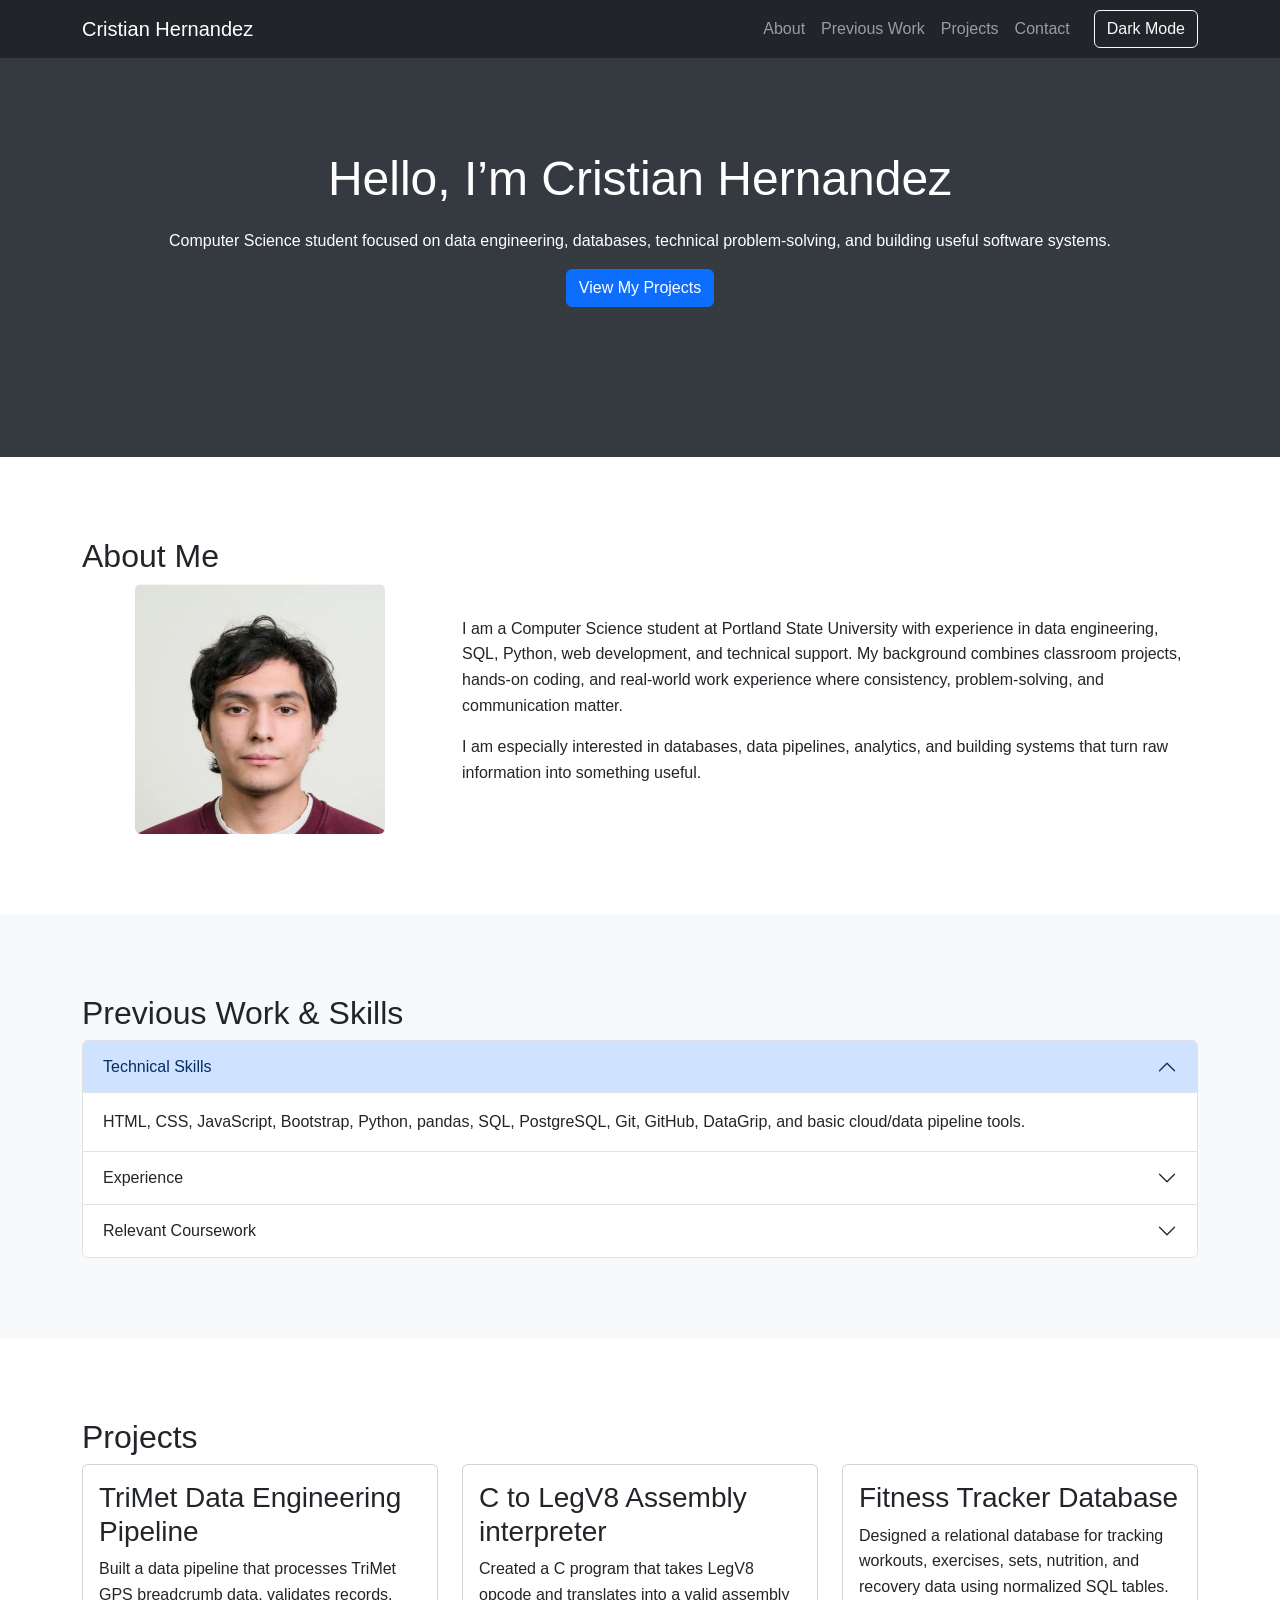
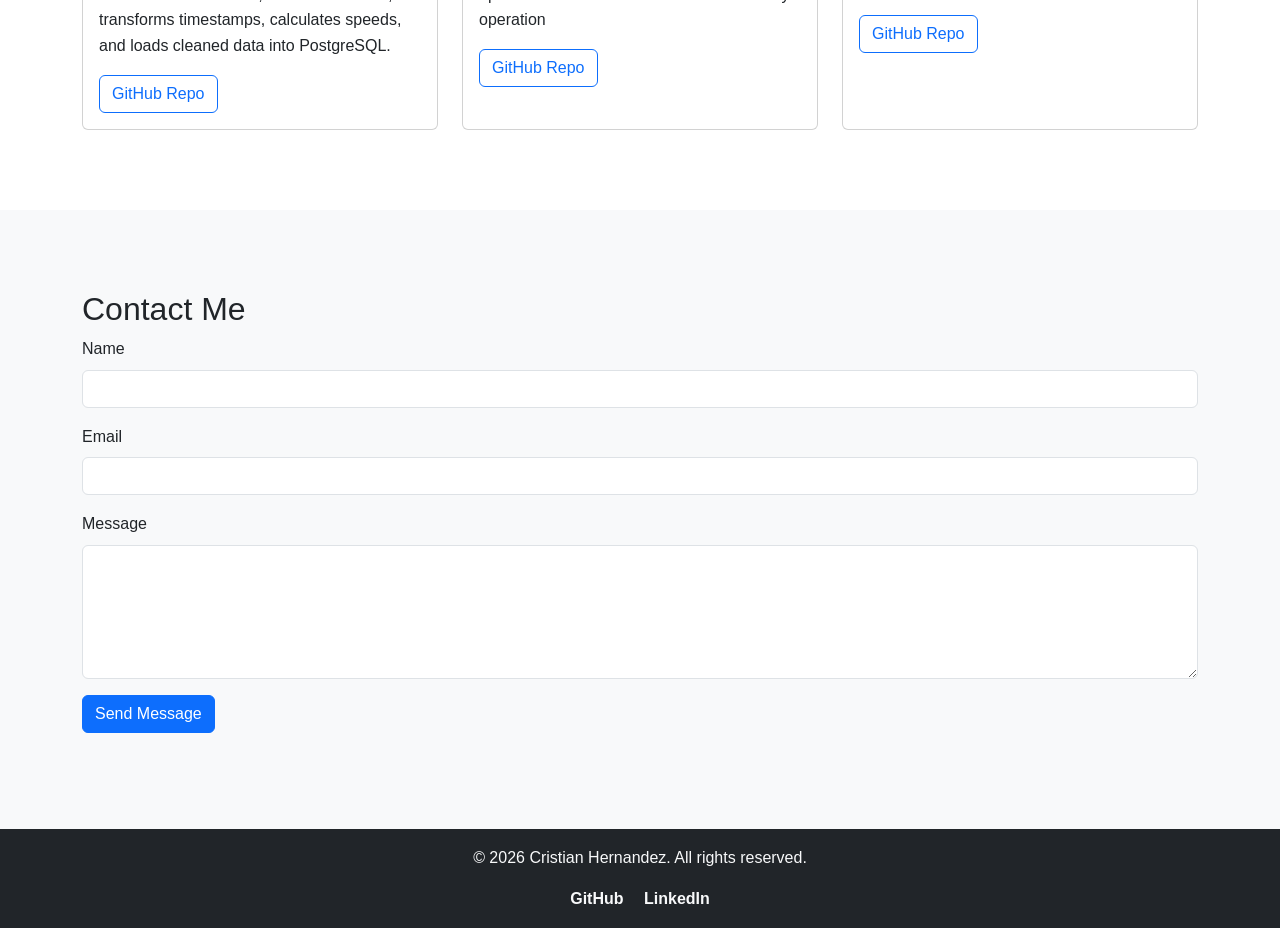
<file: .vscode/Final_Project/index.html>
<!doctype html>
<html lang="en">
  <head>
    <meta charset="UTF-8" />
    <meta name="viewport" content="width=device-width, initial-scale=1.0" />
    <title>Cristian Hernandez | Portfolio</title>

    <!-- Bootstrap CSS -->
    <link
      href="https://cdn.jsdelivr.net/npm/bootstrap@5.3.3/dist/css/bootstrap.min.css"
      rel="stylesheet"
    />

    <!-- Custom CSS -->
    <link rel="stylesheet" href="styles.css" />
  </head>

  <body>
    <!-- Navbar -->
    <nav class="navbar navbar-expand-lg navbar-dark bg-dark fixed-top">
      <div class="container">
        <a class="navbar-brand" href="#home">Cristian Hernandez</a>

        <button
          class="navbar-toggler"
          type="button"
          data-bs-toggle="collapse"
          data-bs-target="#navbarNav"
          aria-controls="navbarNav"
          aria-expanded="false"
          aria-label="Toggle navigation"
        >
          <span class="navbar-toggler-icon"></span>
        </button>

        <div class="collapse navbar-collapse" id="navbarNav">
          <ul class="navbar-nav ms-auto">
            <li class="nav-item">
              <a class="nav-link" href="#about">About</a>
            </li>
            <li class="nav-item">
              <a class="nav-link" href="#work">Previous Work</a>
            </li>
            <li class="nav-item">
              <a class="nav-link" href="#projects">Projects</a>
            </li>
            <li class="nav-item">
              <a class="nav-link" href="#contact">Contact</a>
            </li>
          </ul>

          <button id="theme-button" class="btn btn-outline-light ms-lg-3">
            Dark Mode
          </button>
        </div>
      </div>
    </nav>

    <!-- Home -->
    <header id="home" class="home-section">
      <div class="container">
        <h1>Hello, I’m Cristian Hernandez</h1>
        <p>
          Computer Science student focused on data engineering, databases,
          technical problem-solving, and building useful software systems.
        </p>
        <a href="#projects" class="btn btn-primary">View My Projects</a>
      </div>
    </header>

    <!-- About -->
    <section id="about" class="section-padding">
      <div class="container">
        <h2>About Me</h2>
        <div class="row align-items-center">
          <div class="col-md-4">
            <img
              src="img/ProfilePic.png"
              alt="Photo of Cristian Hernandez"
              class="img-fluid rounded profile-img"
            />
          </div>

          <div class="col-md-8">
            <p>
              I am a Computer Science student at Portland State University with
              experience in data engineering, SQL, Python, web development, and
              technical support. My background combines classroom projects,
              hands-on coding, and real-world work experience where consistency,
              problem-solving, and communication matter.
            </p>

            <p>
              I am especially interested in databases, data pipelines,
              analytics, and building systems that turn raw information into
              something useful.
            </p>
          </div>
        </div>
      </div>
    </section>

    <!-- Previous Work -->
    <section id="work" class="section-padding bg-light">
      <div class="container">
        <h2>Previous Work & Skills</h2>

        <div class="accordion" id="workAccordion">
          <div class="accordion-item">
            <h3 class="accordion-header" id="headingOne">
              <button
                class="accordion-button"
                type="button"
                data-bs-toggle="collapse"
                data-bs-target="#collapseOne"
              >
                Technical Skills
              </button>
            </h3>

            <div
              id="collapseOne"
              class="accordion-collapse collapse show"
              data-bs-parent="#workAccordion"
            >
              <div class="accordion-body">
                HTML, CSS, JavaScript, Bootstrap, Python, pandas, SQL,
                PostgreSQL, Git, GitHub, DataGrip, and basic cloud/data pipeline
                tools.
              </div>
            </div>
          </div>

          <div class="accordion-item">
            <h3 class="accordion-header" id="headingTwo">
              <button
                class="accordion-button collapsed"
                type="button"
                data-bs-toggle="collapse"
                data-bs-target="#collapseTwo"
              >
                Experience
              </button>
            </h3>

            <div
              id="collapseTwo"
              class="accordion-collapse collapse"
              data-bs-parent="#workAccordion"
            >
              <div class="accordion-body">
                I have experience from academic software projects, database
                work, data engineering assignments, and technical support
                through PSU’s IT Computer Action Team.
              </div>
            </div>
          </div>

          <div class="accordion-item">
            <h3 class="accordion-header" id="headingThree">
              <button
                class="accordion-button collapsed"
                type="button"
                data-bs-toggle="collapse"
                data-bs-target="#collapseThree"
              >
                Relevant Coursework
              </button>
            </h3>

            <div
              id="collapseThree"
              class="accordion-collapse collapse"
              data-bs-parent="#workAccordion"
            >
              <div class="accordion-body">
                Data Engineering, Database Management Systems, Operating
                Systems, Web Development, Data Structures, and Programming
                Languages.
              </div>
            </div>
          </div>
        </div>
      </div>
    </section>

    <!-- Projects -->
    <section id="projects" class="section-padding">
      <div class="container">
        <h2>Projects</h2>

        <div class="row g-4">
          <div class="col-md-4">
            <div class="card project-card h-100">
              <div class="card-body">
                <h3 class="card-title">TriMet Data Engineering Pipeline</h3>
                <p class="card-text">
                  Built a data pipeline that processes TriMet GPS breadcrumb
                  data, validates records, transforms timestamps, calculates
                  speeds, and loads cleaned data into PostgreSQL.
                </p>
                <a
                  href="https://github.com/cristhePSU/Trimet-PubSub"
                  class="btn btn-outline-primary"
                  >GitHub Repo</a
                >
              </div>
            </div>
          </div>

          <div class="col-md-4">
            <div class="card project-card h-100">
              <div class="card-body">
                <h3 class="card-title">C to LegV8 Assembly interpreter</h3>
                <p class="card-text">
                  Created a C program that takes LegV8 opcode and translates
                  into a valid assembly operation
                </p>
                <a
                  href="https://github.com/cristhePSU/LegV8-"
                  class="btn btn-outline-primary"
                  >GitHub Repo</a
                >
              </div>
            </div>
          </div>

          <div class="col-md-4">
            <div class="card project-card h-100">
              <div class="card-body">
                <h3 class="card-title">Fitness Tracker Database</h3>
                <p class="card-text">
                  Designed a relational database for tracking workouts,
                  exercises, sets, nutrition, and recovery data using normalized
                  SQL tables.
                </p>
                <a href="#" class="btn btn-outline-primary">GitHub Repo</a>
              </div>
            </div>
          </div>
        </div>
      </div>
    </section>

    <!-- Contact -->
    <section id="contact" class="section-padding bg-light">
      <div class="container">
        <h2>Contact Me</h2>

        <form id="contact-form" class="contact-form">
          <div class="mb-3">
            <label for="name" class="form-label">Name</label>
            <input type="text" id="name" class="form-control" required />
          </div>

          <div class="mb-3">
            <label for="email" class="form-label">Email</label>
            <input type="email" id="email" class="form-control" required />
          </div>

          <div class="mb-3">
            <label for="message" class="form-label">Message</label>
            <textarea
              id="message"
              class="form-control"
              rows="5"
              required
            ></textarea>
          </div>

          <button type="submit" class="btn btn-primary">Send Message</button>

          <p id="form-response" class="mt-3"></p>
        </form>
      </div>
    </section>

    <footer class="footer bg-dark text-light text-center py-3">
      <p>&copy; 2026 Cristian Hernandez. All rights reserved.</p>

      <div>
        <a
          href="https://github.com/cristhePSU"
          target="_blank"
          class="text-light me-3"
        >
          GitHub
        </a>

        <a
          href="https://www.linkedin.com/in/cristian-hernandez-11a74018a/"
          target="_blank"
          class="text-light"
        >
          LinkedIn
        </a>
      </div>
    </footer>

    <script src="https://cdn.jsdelivr.net/npm/bootstrap@5.3.3/dist/js/bootstrap.bundle.min.js"></script>

    <script src="index.js"></script>
  </body>
</html>
</file>
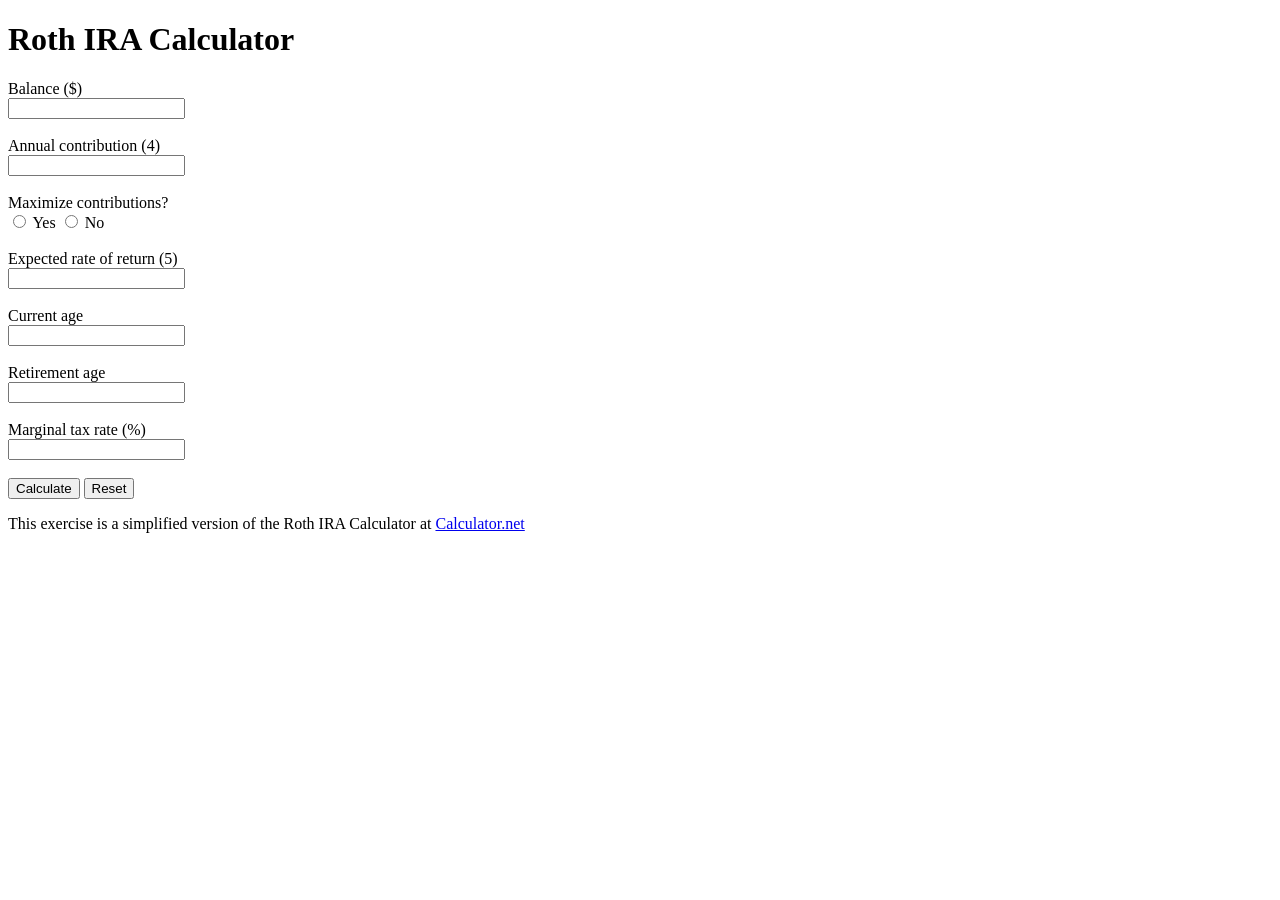
<file: 01-html/02-form.html>
<!doctype html>
<html lang="en">
  <head>
    <meta charset="UTF-8" />
    <meta name="viewport" content="width=device-width, initial-scale=1.0" />
    <meta http-equiv="X-UA-Compatible" content="ie=edge" />
    <title>Exercise 02 - Form</title>
  </head>
  <body>
    <main>
      <!-- Add your code here -->
       <h1>Roth IRA Calculator</h1>


       <form>
        <label for="fname">Balance ($)</label><br>
        <input type="text" id="fname" name="fname"><br><br>
        <label for="lname">Annual contribution (4)</label><br>
        <input type="text" id="lname" name="lname">
       </form>
        <br>
        
        <label for="">Maximize contributions?</label><br>
        <input type="radio" id="option1" name="choice" value="1">
        <label for="option1">Yes</label>

        <input type="radio" id="option2" name="choice" value="2">
        <label for="option2">No</label>

       <form>
        <br>
        <label for="fname">Expected rate of return (5)</label><br>
        <input type="number" id="return" name="return"><br><br>
        <label for="lname">Current age</label><br>
        <input type="number" id="age" name="age"><br><br> 
        <label for="fname">Retirement age</label><br>
        <input type="number" id="retirementAge" name="retirementAge"><br><br>
        <label for="lname">Marginal tax rate (%)</label><br>
        <input type="number" id="taxRate" name="taxRate"><br><br>
       </form>

       <div>
          <input type="Submit" value="Calculate" />
          <input type="Reset" value="Reset" />
          <br>
          <p>This exercise is a simplified version of the Roth IRA Calculator at <a href="#">Calculator.net</a></p>
        </div>
    </main>
  </body>
</html>
</file>
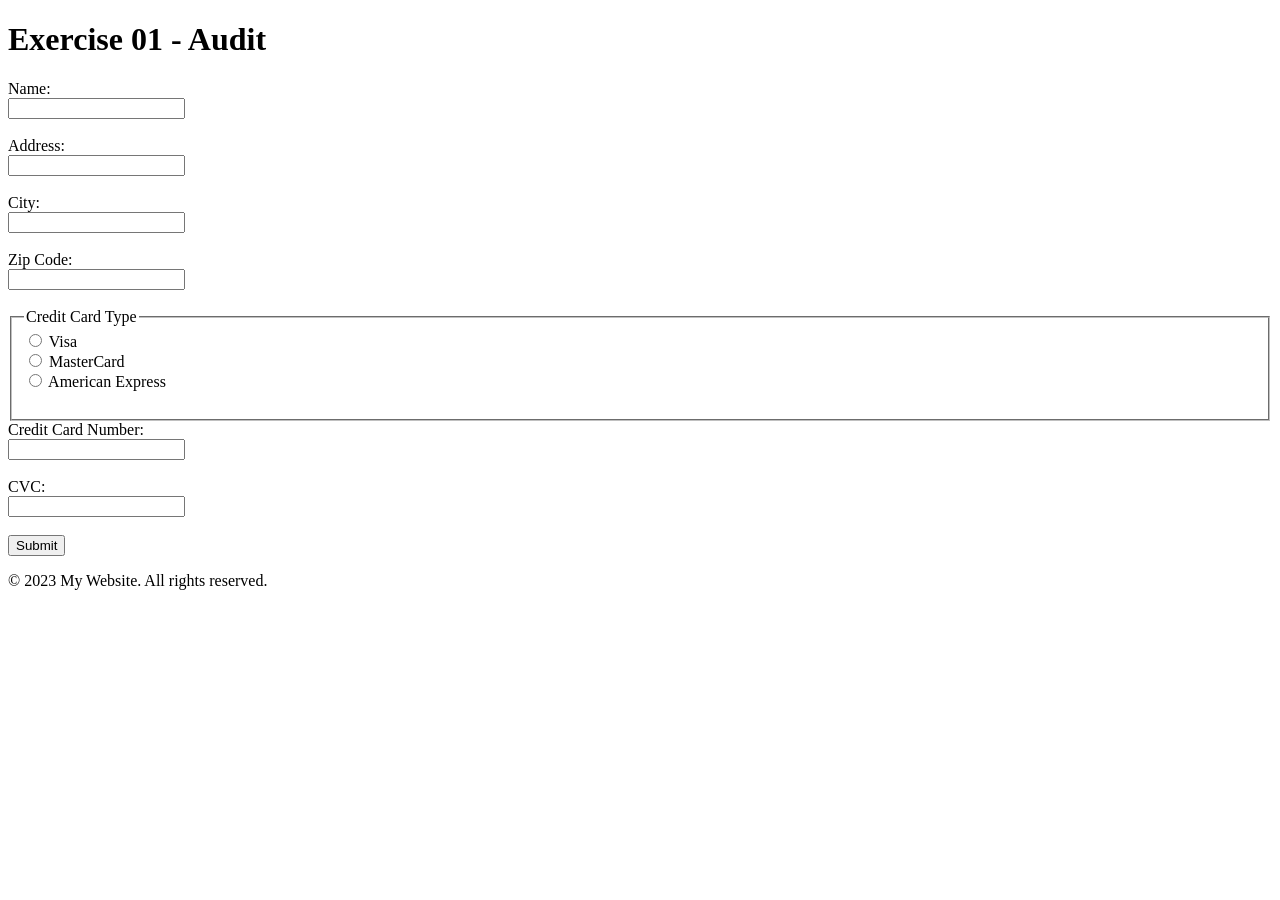
<file: 02-a11y/01-audit.html>
<!doctype html>
<html lang="en">
  <head>
    <meta charset="UTF-8" />
    <meta name="viewport" content="width=device-width, initial-scale=1.0" />
    <title>Exercise 01 - Audit</title>
    <h1>Exercise 01 - Audit</h1>
  </head>
  <body>
    <form>
      <label for="name">Name:</label><br />
      <input type="text" id="name" name="name" /><br /><br />
      <label for="address">Address:</label><br />
      <input type="text" id="address" name="address" />
      <br /><br />
      <label for="city">City:</label><br />
      <input type="text" id="city" name="city" />
      <br /><br />
      <label for="zip">Zip Code:</label><br />
      <input type="text" id="zip" name="zip" />
      <br /><br />

      <fieldset>
        <legend>Credit Card Type</legend>
        <label>
          <input type="radio" name="card" value="visa" /> Visa<br />
        </label>
        <label>
          <input type="radio" name="card" value="mastercard" /> MasterCard<br />
        </label>
        <label>
          <input type="radio" name="card" value="amex" /> American Express<br /><br />
        </label>
      </fieldset>

      <label for="cc_number">Credit Card Number:</label><br />
      <input type="text" id="cc_number" name="cc_number" /><br /><br />
      <label for="cvv">CVC:</label><br />
      <input type="text" id="cvv" name="cvv" /><br /><br />
      <input type="button" value="Submit" />
    </form>
  </body>
  <footer>
    <p>&copy; 2023 My Website. All rights reserved.</p>
  </footer>
</html>
</file>
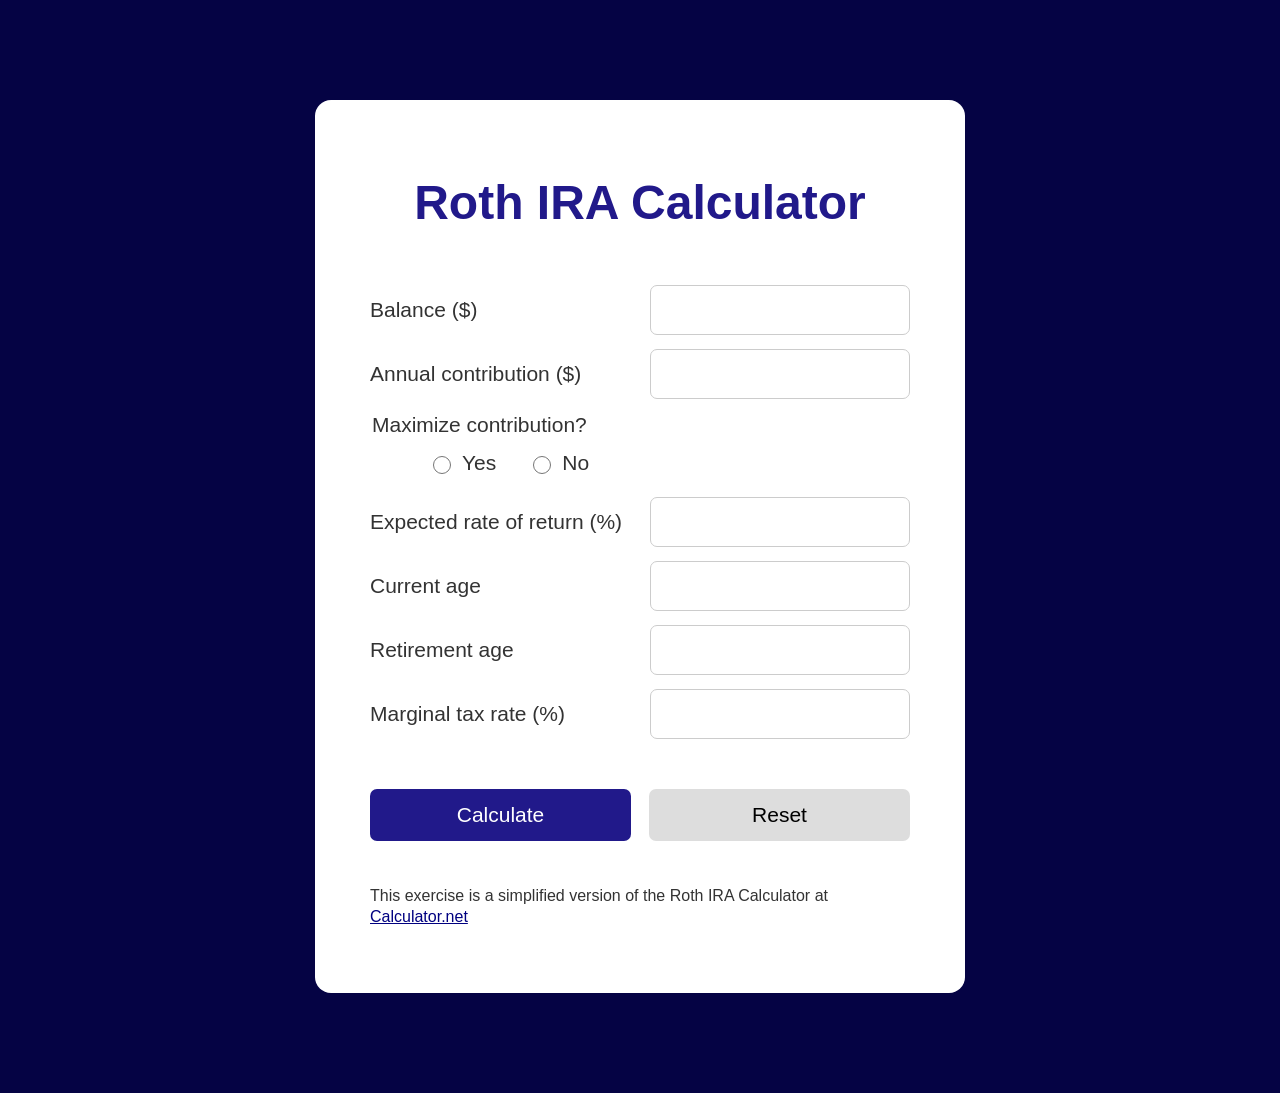
<file: 03-css/02-form.html>
<!doctype html>
<html lang="en">
  <head>
    <meta charset="UTF-8" />
    <meta name="viewport" content="width=device-width, initial-scale=1.0" />
    <meta http-equiv="X-UA-Compatible" content="ie=edge" />
    <title>Exercise 02 - Form</title>
    <link rel="stylesheet" href="styles.css" />
  </head>
  <body class = "form-page" >
    <main class = "card">
      <h1>Roth IRA Calculator</h1>

  <form>
    <div class="form-row">
      <label for="balance">Balance ($)</label>
      <input type="text" id="balance" name="balance" />
    </div>

    <div class="form-row">
      <label for="contribution">Annual contribution ($)</label>
      <input type="text" id="contribution" name="contribution" />
    </div>

    <fieldset>
      <legend>Maximize contribution?</legend>

      <div class="radio-group">
        <label>
          <input type="radio" name="maximize" value="yes" />
          Yes
        </label>

        <label>
          <input type="radio" name="maximize" value="no" />
          No
        </label>
      </div>
    </fieldset>

    <div class="form-row">
      <label for="return">Expected rate of return (%)</label>
      <input type="number" id="return" name="return" />
    </div>

    <div class="form-row">
      <label for="age">Current age</label>
      <input type="number" id="age" name="age" />
    </div>

    <div class="form-row">
      <label for="retirementAge">Retirement age</label>
      <input type="number" id="retirementAge" name="retirementAge" />
    </div>

    <div class="form-row">
      <label for="taxRate">Marginal tax rate (%)</label>
      <input type="number" id="taxRate" name="taxRate" />
    </div>

    <div class="button-row">
      <input type="submit" value="Calculate" />
      <input type="reset" value="Reset" />
    </div>
  </form>

  <p>
    This exercise is a simplified version of the Roth IRA Calculator at
    <a href="#">Calculator.net</a>
  </p>
    </main>
  </body>
</html>
</file>
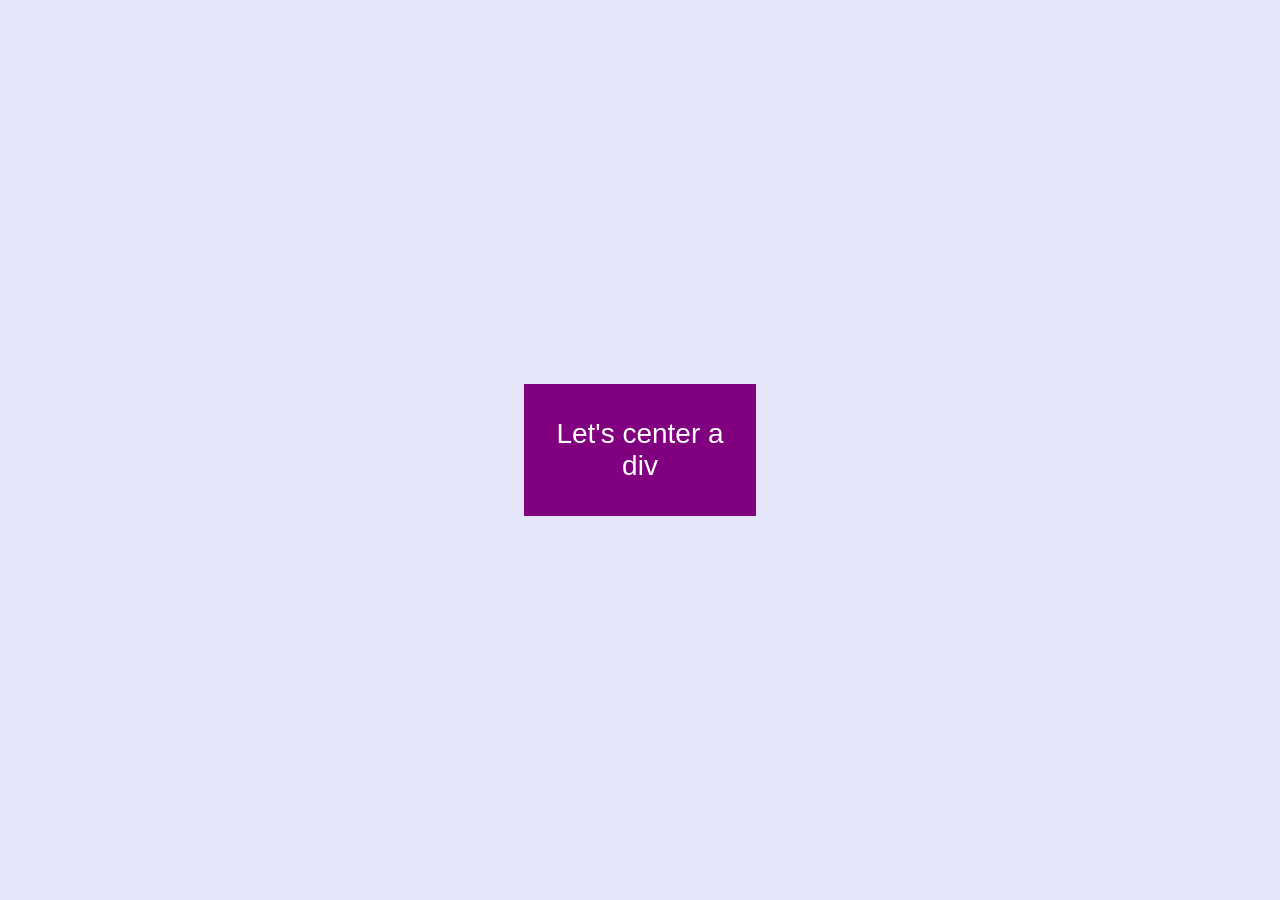
<file: 04-css-layout/01-center.html>
<!doctype html>
<html lang="en">
  <head>
    <meta charset="UTF-8" />
    <meta name="viewport" content="width=device-width, initial-scale=1.0" />
    <title>CSS Layout Exercise 01 - Center</title>
    <link rel="stylesheet" href="styles.css" />
  </head>
  <body>
    <main class="container">
      <div class="box">Let's center a div</div>
    </main>
  </body>
</html>
</file>
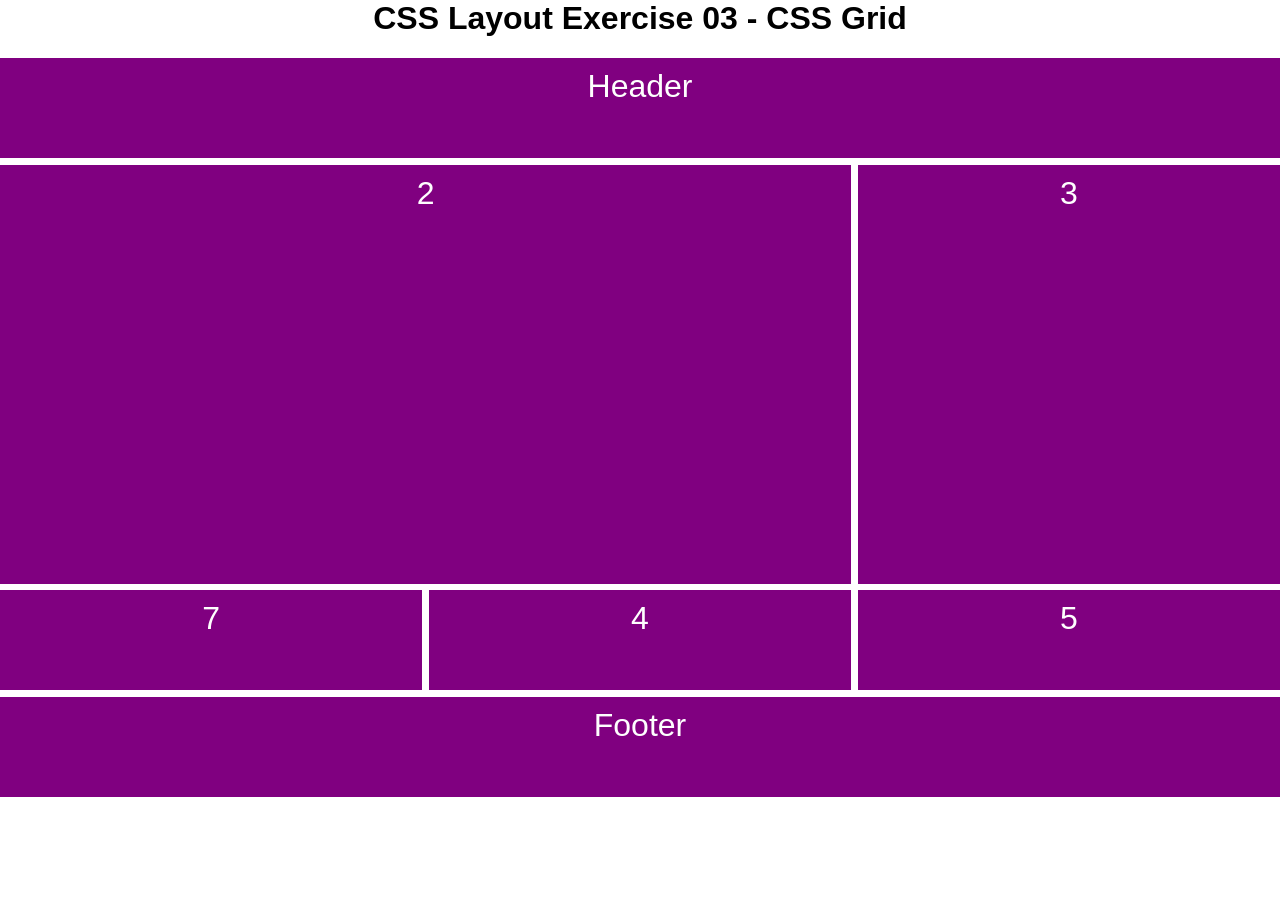
<file: 04-css-layout/03-css-grid.html>
<html lang="en">
  <head>
    <meta charset="UTF-8" />
    <meta name="viewport" content="width=device-width, initial-scale=1.0" />
    <title>CSS Layout Exercise 03 - CSS Grid</title>
    <link rel="stylesheet" href="styles.css" />
  </head>
  <body>
    <main>
      <h1>CSS Layout Exercise 03 - CSS Grid</h1>
      <section class="grid-container">
        <header class="grid-item item1">Header</header>
        <div class="grid-item item2">2</div>
        <div class="grid-item item3">3</div>
        <div class="grid-item item4">4</div>
        <div class="grid-item item5">5</div>
        <div class="grid-item item6">6</div>
        <div class="grid-item item7">7</div>
        <footer class="grid-item item8">Footer</footer>
      </section>
    </main>
  </body>
</html>
</file>
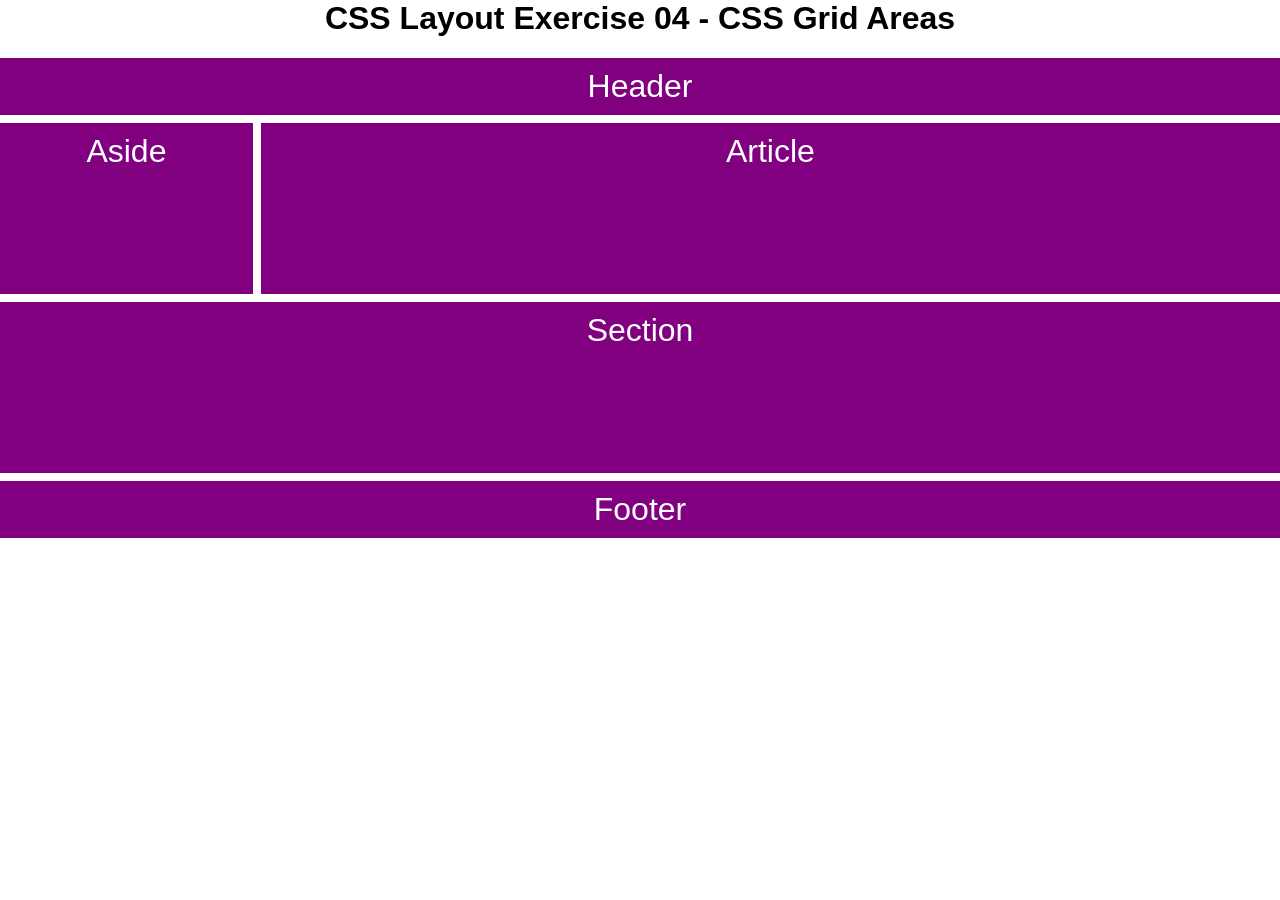
<file: 04-css-layout/04-css-grid-area.html>
<html lang="en">
  <head>
    <meta charset="UTF-8" />
    <meta name="viewport" content="width=device-width, initial-scale=1.0" />
    <title>CSS Layout Exercise 04 - CSS Grid Areas</title>
    <link rel="stylesheet" href="styles.css" />
  </head>
  <body>
    <main>
      <h1>CSS Layout Exercise 04 - CSS Grid Areas</h1>
      <div class="grid-area-container">
      <header class="grid-item header">Header</header>
      <article class="grid-item article">Article</article>
      <aside class="grid-item aside">Aside</aside>
      <section class="grid-item section">Section</section>
      <footer class="grid-item footer">Footer</footer>
      </div>
    </main>
  </body>
</html>
</file>
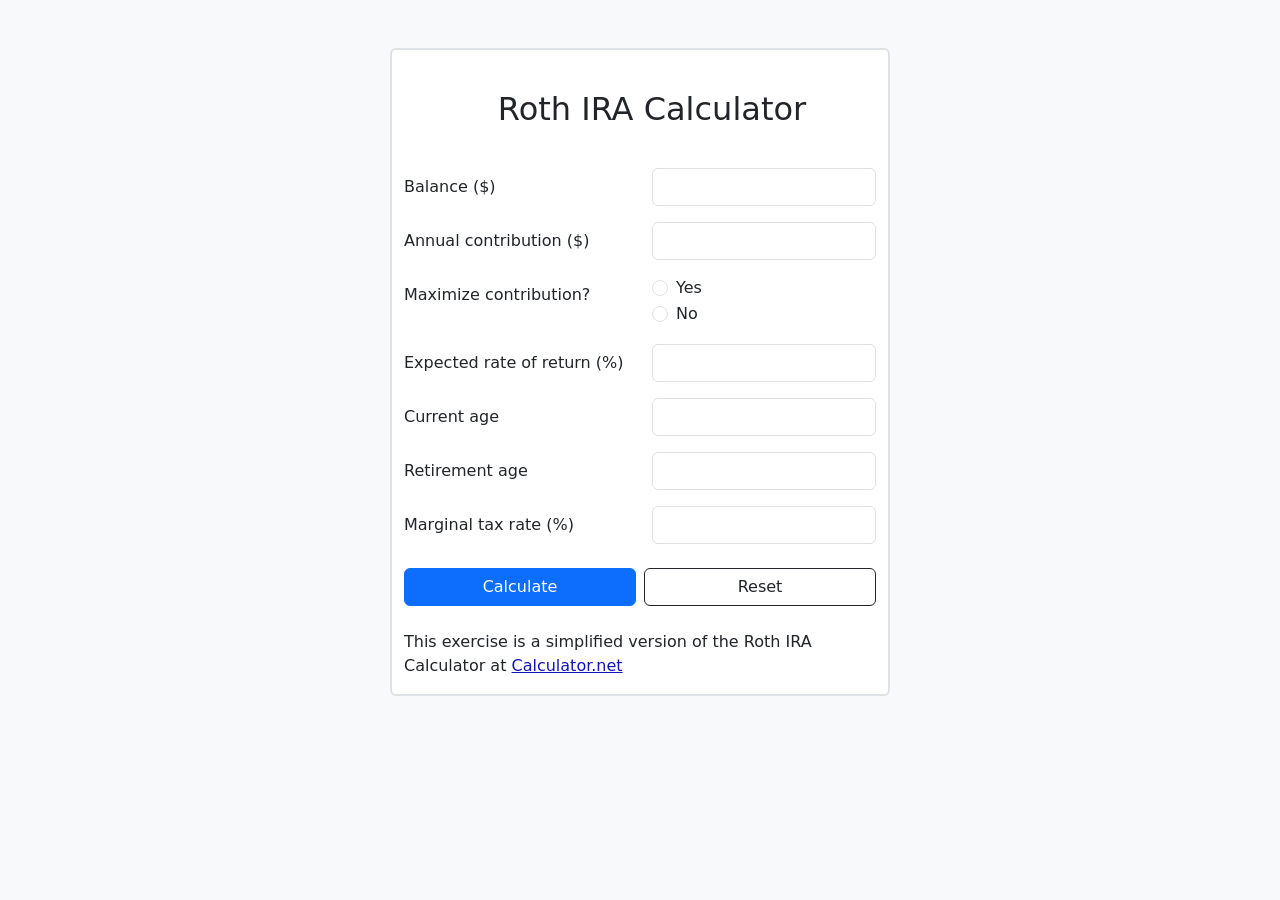
<file: 05-bootstrap/02-form.html>
<!doctype html>

<html lang="en">
  <head>
    <meta charset="UTF-8" />
    <meta name="viewport" content="width=device-width, initial-scale=1.0" />
    <title>Bootstrap Exercise 02 - Form</title>
    <link
      href="https://cdn.jsdelivr.net/npm/bootstrap@5.3.3/dist/css/bootstrap.min.css"
      rel="stylesheet"
    />
    <link rel="stylesheet" href="styles.css" />
    <script src="https://cdn.jsdelivr.net/npm/bootstrap@5.3.3/dist/js/bootstrap.bundle.min.js"></script>
  </head>
  <body class="bg-light">
    <main class="d-flex align-items-center">
      <form
        action="/submit"
        class="ira-form container mt-5 border border-2 bg-white rounded"
      >
        <div class="row col-12 my-3">
          <h1 class="text-center m-4 fs-2">Roth IRA Calculator</h1>
        </div>

        <div class="mb-3 row">
          <label class="col-sm-6 col-form-label" for="balance"
            >Balance ($)</label
          >
          <div class="col-sm-6">
            <input
              class="form-control"
              type="text"
              id="balance"
              name="balance"
            />
          </div>
        </div>

        <div class="mb-3 row">
          <label class="col-sm-6 col-form-label" for="contribution"
            >Annual contribution ($)</label
          >
          <div class="col-sm-6">
            <input
              class="form-control"
              type="text"
              id="contribution"
              name="contribution"
            />
          </div>
        </div>

        <fieldset class="row mb-3">
          <legend class="col-sm-6 col-form-label">
            Maximize contribution?
          </legend>

          <div class="col-sm-6">
            <div class="form-check">
              <input
                type="radio"
                class="form-check-input"
                name="maximize"
                id="yes"
              />
              <label class="form-check-label" for="yes">Yes</label>
            </div>
            <div class="form-check">
              <input
                type="radio"
                class="form-check-input"
                name="maximize"
                id="no"
              />
              <label class="form-check-label" for="no">No</label>
            </div>
          </div>
        </fieldset>

        <div class="mb-3 row">
          <label class="col-sm-6 col-form-label" for="return"
            >Expected rate of return (%)</label
          >
          <div class="col-sm-6">
            <input
              class="form-control"
              type="number"
              id="return"
              name="return"
            />
          </div>
        </div>

        <div class="mb-3 row">
          <label class="col-sm-6 col-form-label" for="age">Current age</label>
          <div class="col-sm-6">
            <input class="form-control" type="number" id="age" name="age" />
          </div>
        </div>

        <div class="mb-3 row">
          <label class="col-sm-6 col-form-label" for="retirementAge"
            >Retirement age</label
          >
          <div class="col-sm-6">
            <input
              class="form-control"
              type="number"
              id="retirementAge"
              name="retirementAge"
            />
          </div>
        </div>

        <div class="mb-3 row">
          <label class="col-sm-6 col-form-label" for="taxRate"
            >Marginal tax rate (%)</label
          >
          <div class="col-sm-6">
            <input
              class="form-control"
              type="number"
              id="taxRate"
              name="taxRate"
            />
          </div>
        </div>

        <div class="row my-4">
          <div class="d-flex gap-2">
            <input
              class="btn btn-primary w-100"
              type="submit"
              value="Calculate"
            />
            <input
              class="btn btn-outline-dark w-100"
              type="reset"
              value="Reset"
            />
          </div>
        </div>

        <p>
          This exercise is a simplified version of the Roth IRA Calculator at
          <a class="text-primary" href="#">Calculator.net</a>
        </p>
      </form>
    </main>
  </body>
</html>
</file>
<file: .vscode/Final_Project/styles.css>
body {
    font-family: Arial, sans-serif;
    line-height: 1.6;
}

.home-section {
    background: #343a40;
    color: white;
    text-align: center;
    padding: 150px 20px;
}

.home-section h1 {
    font-size: 3rem;
    margin-bottom: 20px;
}

.section-padding {
    padding: 80px 0;
}

.profile-img {
    max-width: 250px;
    display: block;
    margin: auto;
}

.project-card {
    transition: transform 0.3s ease;
}

.project-card:hover {
    transform: translateY(-10px);
}

.footer {
    margin-top: 0;
}


.dark-mode {
    background-color: #121212;
    color: white;
}

.dark-mode .bg-light {
    background-color: #1f1f1f !important;
}

.dark-mode .card {
    background-color: #222;
    color: white;
}


.footer a {
    text-decoration: none;
    font-weight: bold;
}

.footer a:hover {
    text-decoration: underline;
}
</file>
<file: 03-css/styles.css>
:root {
  --ice-blue: #8fbcd4;
  --heading-blue: #6f8796;
  --nav-bg: #1f2a33;
  --form-bg: #070548;
  --button-blue: #21198a;
}

/* =========================
   GLOBAL
========================= */

* {
  box-sizing: border-box;
}

body {
  margin: 0;
  font-family: Arial, Helvetica, sans-serif;
  color: #333;
}

/* =========================
   BOOKS PAGE
========================= */

.books-page {
  background-color: #f4f4f4;
}

.books-page .navbar {
  background-color: var(--nav-bg);
  height: 70px;
  display: flex;
  justify-content: center;
  align-items: center;
}

.books-page .navbar ul {
  margin: 0;
  padding: 0;
  list-style: none;
}

.books-page .navbar li {
  display: inline-block;
  margin: 0 38px;
}

.books-page .navbar a {
  display: inline-block;
  padding: 10px 18px;
  color: var(--ice-blue);
  text-decoration: none;
  font-family: Georgia, "Times New Roman", serif;
  font-size: 16px;
  text-transform: uppercase;
}

.books-page .navbar a:hover {
  background-color: #9fc0d0;   /* light blue pill */
  color: #1f2a33;              /* dark text */
}

.books-page .container {
  width: 88%;
  max-width: 1100px;
  margin: 45px auto 70px;
}

.books-page h1 {
  text-align: center;
  color: var(--heading-blue);
  font-family: Georgia, "Times New Roman", serif;
  font-size: 42px;
  font-weight: normal;
  font-variant: small-caps;
  letter-spacing: 1px;
  margin: 0 0 45px;
}

.books-page h2 {
  font-family: Georgia, "Times New Roman", serif;
  font-size: 30px;
  font-weight: bold;
  font-variant: small-caps;
  border-bottom: 1px solid #d8d8d8;
  padding-bottom: 12px;
  margin: 42px 0 24px;
}

.books-page li {
  margin-bottom: 14px;
}

.books-page ol {
  margin-top: 16px;
}

.books-page .covers {
  display: flex;
  gap: 22px;
  margin-top: 20px;
  margin-bottom: 60px;
}

.books-page .covers img {
  width: calc((100% - 44px) / 3);
  height: 520px;
  object-fit: cover;
  border-radius: 4px;
}

.books-page .covers img:hover {
  transform: scale(1.05);
  box-shadow: 0 8px 20px rgba(0, 0, 0, 0.3);
}

.books-page table {
  width: 100%;
  border-collapse: collapse;
  background-color: #fafafa;
  font-size: 16px;
}

.books-page th,
.books-page td {
  border: 1px solid #ddd;
  padding: 14px;
  text-align: center;
  vertical-align: middle;
}

.books-page th {
  background-color: #eeeeee;
}

.books-page tbody tr:last-child th {
  background-color: #eeeeee;
}

/* =========================
   FORM PAGE
========================= */

.form-page {
  background-color: #161678;
  min-height: 100vh;
  display: flex;
  justify-content: center;
  align-items: center;
  padding: 100px 0;
}

.form-page .card {
  background-color: white;
  width: 650px;
  padding: 75px 45px 65px;
  border-radius: 16px;
}

.form-page h1 {
  color: var(--button-blue);
  text-align: center;
  font-size: 48px;
  margin: 0 0 55px;
}

.form-page form {
  width: 100%;
}

.form-page .form-row {
  display: grid;
  grid-template-columns: 260px 260px;
  justify-content: center;
  align-items: center;
  column-gap: 20px;
  margin-bottom: 14px;
}

.form-page label,
.form-page legend {
  font-size: 21px;
}

.form-page input[type="text"],
.form-page input[type="number"] {
  width: 260px;
  height: 50px;
  border: 1px solid #cccccc;
  border-radius: 7px;
  font-size: 20px;
  padding: 0 12px;
}

.form-page fieldset {
  border: none;
  width: 540px;
  margin: 10px auto 22px;
  padding: 0;
}

.form-page .radio-group {
  display: flex;
  gap: 32px;
  margin-top: 14px;
  margin-left: 58px;
}

.form-page .radio-group label {
  display: flex;
  align-items: center;
  gap: 8px;
}

.form-page input[type="radio"] {
  width: 18px;
  height: 18px;
}

.form-page .button-row {
  width: 540px;
  margin: 50px auto 45px;
  display: grid;
  grid-template-columns: 1fr 1fr;
  gap: 18px;
}

.form-page input[type="submit"],
.form-page input[type="reset"] {
  height: 52px;
  border: none;
  border-radius: 7px;
  font-size: 21px;
  cursor: pointer;
}

.form-page input[type="submit"] {
  background-color: var(--button-blue);
  color: white;
}

.form-page input[type="reset"] {
  background-color: #dddddd;
  color: black;
}

.form-page p {
  width: 540px;
  margin: 0 auto;
  font-size: 16px;
  line-height: 1.3;
}

.form-page a {
  color: #000080;
}

.form-page {
  background-color: #050344;
  min-height: 100vh;
  display: flex;
  justify-content: center;
  align-items: center;
}

.form-page .card {
  background-color: white;
  width: 650px;
  padding: 75px 45px 65px;
  border-radius: 16px;
}
</file>
<file: 04-css-layout/styles.css>
:root {
  --purple: #800080;
  --lavender: #e6e6fa;
  --light-text-color: #fefefe;
  --dark-background-color: #121212;
  --hover-color: #32cd32;
}

body {
  font-family: Arial, Helvetica, sans-serif;
  margin: 0;
}

/* Exercise 01 - Center */
.container {
  display: flex;
  justify-content: center;
  align-items: center;
  height: 100vh;
  background-color: var(--lavender);
}

.box {
  width: 200px;
  height: 100px;
  padding: 1rem;
  background: var(--purple);
  color: var(--light-text-color);
  font-size: 1.75rem;
  text-align: center;

  display: flex;
  align-items: center;
}

h1 {
  text-align: center;
}

/* Common styles for Flexbox and CSS Grid */
.flex-item,
.grid-item {
  padding: 10px;
  background-color: var(--purple);
  color: var(--light-text-color);
  font-size: 2em;
  text-align: center;
}

.flex-item {
  width: 160px;
  height: 80px;
  margin: 10px;
}

/* Exercise 02 - Flexbox */




.top-of-page,
.bottom-of-page {
  background-color: var(--dark-background-color);
  color: var(--light-text-color);
  min-height: 100px;
  
}

.top-of-page {
  display: flex;
  justify-content: space-between;
  align-items: center;
  padding: 1rem;
}


.navigation {
  display: flex;
  gap: 1rem;
  justify-content: flex-end;


}

.navigation .nav-link {
  padding-bottom: 0.25rem;
  color: var(--light-text-color);
  text-decoration: none;
  
}

.navigation .nav-link:hover {
  border-bottom: 3px solid var(--hover-color);
  color: var(--hover-color);
}


.main-area {
  display: flex;
  flex-wrap: wrap;
  justify-content: center;
  gap: 1rem;
  margin-bottom: 1rem;
}

.figure {
  margin: 0 auto;
  text-align: center;
}

.figure img {
  margin: 0 auto;
}

.figure figcaption {
  margin-top: 1rem;
  
}

.page-area {
  max-width: 250px;
  padding: 20px;
  border: 1px solid var(--dark-background-color);
  border-radius: 6px;
}

.bottom-of-page {
  display: flex;
  justify-content: center;
  align-items: center;
}



/* Exercise 03 - CSS Grid */

.grid-container {
  display: grid;
  grid-template-columns: repeat(6, 1fr);
  grid-template-rows: repeat(7, 100px);
  gap: 0.4rem;
}


.grid-container .item1,
.grid-container .item8{
  grid-column: 1 / 7;
}

.grid-container .item2{
  grid-column: 1 / 5;
  grid-row: 2 / 6;
}

.grid-container .item3 {
  grid-column: span 2;
  grid-row: span 4;
}

.grid-container .item4,
.grid-container .item5{
  grid-column: span 2;
}

.grid-container .item6 {
  display: none;
}

.grid-container .item7 {
  grid-column: 1 / 3;
  grid-row-start: 6;
}



/* Exercise 04 - CSS Grid Areas */

.header {
  grid-area: header;
}

.article {
  grid-area: article;
}

.aside {
  grid-area: aside;
}

.section {
  grid-area: section;
}

.footer {
  grid-area: footer;
}


.grid-area-container {
  display: grid;
  grid-template-columns: 1fr;
  grid-template-rows: repeat(9, 1fr);
  gap: 0.5rem;
  grid-template-areas:
    'header'
    'article'
    'article'
    'article'
    'section'
    'section'
    'section'
    'aside'
    'footer';
}


@media (min-width: 576px) {
  .grid-area-container {
    grid-template-columns: 3fr 1fr;
    grid-template-rows: 1fr 3fr 3fr 1fr;
    grid-template-areas:
      'header header'
      'article aside'
      'section section'
      'footer footer';
  }
}

@media (min-width: 992px) {
  .grid-area-container {
    grid-template-columns: 1fr 2fr 2fr;
    grid-template-rows: 1fr 3fr 3fr 1fr;
    grid-template-areas:
      'header header header'
      'aside article article'
      'section section section'
      'footer footer footer';
  }
}
</file>
<file: 05-bootstrap/styles.css>
.ira-form {
  max-width: 500px;
}

.text-primary{
  color: #1313ba !important;
}
</file>
